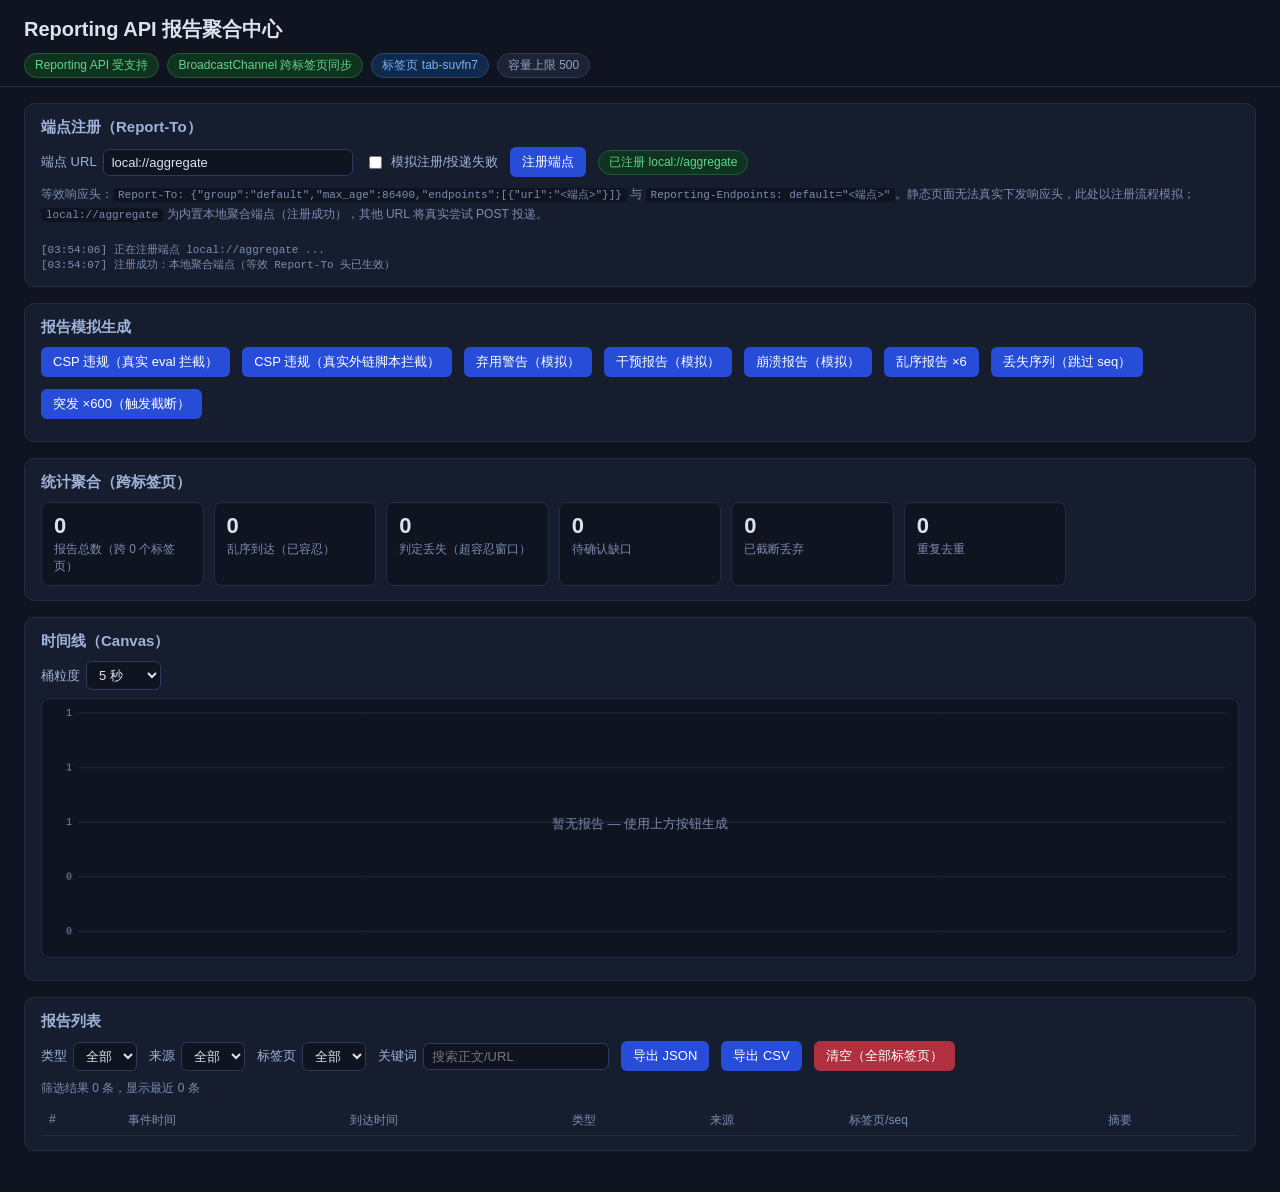
<file: index.html>
<!DOCTYPE html>
<html lang="zh-CN">
<head>
<meta charset="UTF-8">
<meta name="viewport" content="width=device-width, initial-scale=1.0">
<!-- CSP: 禁止 eval / inline script,用于真实触发 CSP 违规报告 -->
<meta http-equiv="Content-Security-Policy" content="script-src 'self'; object-src 'none'; base-uri 'none'; img-src 'self' data:;">
<title>Reporting API 报告聚合中心</title>
<link rel="stylesheet" href="css/style.css">
</head>
<body>
<header>
  <h1>Reporting API 报告聚合中心</h1>
  <div id="status-bar" class="chips"></div>
</header>

<div id="banner-area"></div>

<main>
  <section class="panel">
    <h2>端点注册（Report-To）</h2>
    <div class="row">
      <label>端点 URL
        <input id="endpoint-url" type="text" value="local://aggregate" size="28">
      </label>
      <label><input id="simulate-endpoint-failure" type="checkbox"> 模拟注册/投递失败</label>
      <button id="btn-register">注册端点</button>
      <span id="endpoint-status" class="chip chip-gray">未注册</span>
    </div>
    <div class="hint">
      等效响应头：<code>Report-To: {"group":"default","max_age":86400,"endpoints":[{"url":"&lt;端点&gt;"}]}</code>
      与 <code>Reporting-Endpoints: default="&lt;端点&gt;"</code>。静态页面无法真实下发响应头，此处以注册流程模拟；
      <code>local://aggregate</code> 为内置本地聚合端点（注册成功），其他 URL 将真实尝试 POST 投递。
    </div>
    <div id="delivery-log" class="log"></div>
  </section>

  <section class="panel">
    <h2>报告模拟生成</h2>
    <div class="row wrap">
      <button data-sim="csp-eval">CSP 违规（真实 eval 拦截）</button>
      <button data-sim="csp-resource">CSP 违规（真实外链脚本拦截）</button>
      <button data-sim="deprecation">弃用警告（模拟）</button>
      <button data-sim="intervention">干预报告（模拟）</button>
      <button data-sim="crash">崩溃报告（模拟）</button>
      <button data-sim="out-of-order">乱序报告 ×6</button>
      <button data-sim="loss">丢失序列（跳过 seq）</button>
      <button data-sim="burst">突发 ×600（触发截断）</button>
    </div>
    <div class="hint" id="sim-hint"></div>
  </section>

  <section class="panel">
    <h2>统计聚合（跨标签页）</h2>
    <div id="stats-cards" class="stats"></div>
  </section>

  <section class="panel">
    <h2>时间线（Canvas）</h2>
    <div class="row">
      <label>桶粒度
        <select id="bucket-size">
          <option value="1000">1 秒</option>
          <option value="5000" selected>5 秒</option>
          <option value="30000">30 秒</option>
          <option value="60000">1 分钟</option>
        </select>
      </label>
    </div>
    <div class="canvas-wrap">
      <canvas id="timeline"></canvas>
      <div id="timeline-tooltip" class="tooltip hidden"></div>
    </div>
    <div id="timeline-legend" class="legend"></div>
  </section>

  <section class="panel">
    <h2>报告列表</h2>
    <div class="row wrap filters">
      <label>类型
        <select id="filter-type">
          <option value="">全部</option>
        </select>
      </label>
      <label>来源
        <select id="filter-source">
          <option value="">全部</option>
        </select>
      </label>
      <label>标签页
        <select id="filter-tab">
          <option value="">全部</option>
        </select>
      </label>
      <label>关键词 <input id="filter-text" type="search" placeholder="搜索正文/URL"></label>
      <button id="btn-export-json">导出 JSON</button>
      <button id="btn-export-csv">导出 CSV</button>
      <button id="btn-clear" class="danger">清空（全部标签页）</button>
    </div>
    <div class="hint" id="table-summary"></div>
    <table id="report-table">
      <thead>
        <tr>
          <th>#</th><th>事件时间</th><th>到达时间</th><th>类型</th><th>来源</th>
          <th>标签页/seq</th><th>摘要</th>
        </tr>
      </thead>
      <tbody></tbody>
    </table>
  </section>
</main>

<script src="js/db.js"></script>
<script src="js/bus.js"></script>
<script src="js/store.js"></script>
<script src="js/collector.js"></script>
<script src="js/endpoint.js"></script>
<script src="js/simulator.js"></script>
<script src="js/timeline.js"></script>
<script src="js/app.js"></script>
</body>
</html>
</file>
<file: css/style.css>
* { box-sizing: border-box; }
body {
  margin: 0;
  font-family: "Segoe UI", "PingFang SC", "Microsoft YaHei", sans-serif;
  background: #0f1420;
  color: #dbe2f0;
}
header {
  padding: 16px 24px 8px;
  border-bottom: 1px solid #232c42;
}
h1 { font-size: 20px; margin: 0 0 10px; }
h2 { font-size: 15px; margin: 0 0 10px; color: #9fb3d9; }
main { padding: 16px 24px 40px; display: grid; gap: 16px; }
.panel {
  background: #161d2e;
  border: 1px solid #232c42;
  border-radius: 10px;
  padding: 14px 16px;
}
.row { display: flex; align-items: center; gap: 12px; margin-bottom: 8px; }
.row.wrap { flex-wrap: wrap; }
label { font-size: 13px; color: #9fb3d9; display: inline-flex; align-items: center; gap: 6px; }
input[type="text"], input[type="search"], select {
  background: #0f1420;
  border: 1px solid #2c3a5c;
  color: #dbe2f0;
  border-radius: 6px;
  padding: 5px 8px;
  font-size: 13px;
}
button {
  background: #274dd8;
  color: #fff;
  border: none;
  border-radius: 6px;
  padding: 6px 12px;
  font-size: 13px;
  cursor: pointer;
}
button:hover { background: #3560f0; }
button.danger { background: #b03040; }
button.danger:hover { background: #d04050; }
.hint { font-size: 12px; color: #7c8db0; line-height: 1.6; }
.hint code { background: #0f1420; padding: 1px 5px; border-radius: 4px; font-size: 11px; }
.chips { display: flex; flex-wrap: wrap; gap: 8px; }
.chip {
  font-size: 12px;
  padding: 3px 10px;
  border-radius: 999px;
  border: 1px solid transparent;
}
.chip-green { background: #10331f; color: #5fd68a; border-color: #1f5c37; }
.chip-red { background: #3a1520; color: #ff7d90; border-color: #6e2434; }
.chip-yellow { background: #3a2f10; color: #f0c75e; border-color: #6e5a1f; }
.chip-gray { background: #1c2334; color: #8fa0c0; border-color: #2c3a5c; }
.chip-blue { background: #12294a; color: #6fb3ff; border-color: #1f4a7c; }
.banner {
  margin: 12px 24px 0;
  padding: 10px 14px;
  border-radius: 8px;
  font-size: 13px;
  display: flex;
  align-items: center;
  gap: 10px;
}
.banner-warn { background: #3a2f10; color: #f0c75e; border: 1px solid #6e5a1f; }
.banner-error { background: #3a1520; color: #ff7d90; border: 1px solid #6e2434; }
.banner-info { background: #12294a; color: #6fb3ff; border: 1px solid #1f4a7c; }
.banner button { padding: 3px 10px; font-size: 12px; }
.stats { display: grid; grid-template-columns: repeat(auto-fill, minmax(150px, 1fr)); gap: 10px; }
.stat-card {
  background: #0f1420;
  border: 1px solid #232c42;
  border-radius: 8px;
  padding: 10px 12px;
}
.stat-card .num { font-size: 22px; font-weight: 600; }
.stat-card .label { font-size: 12px; color: #7c8db0; margin-top: 2px; }
.log {
  font-family: ui-monospace, Consolas, monospace;
  font-size: 11px;
  color: #7c8db0;
  max-height: 90px;
  overflow-y: auto;
  margin-top: 6px;
  white-space: pre-wrap;
}
.canvas-wrap { position: relative; }
canvas#timeline {
  width: 100%;
  height: 260px;
  background: #0f1420;
  border: 1px solid #232c42;
  border-radius: 8px;
  display: block;
}
.tooltip {
  position: absolute;
  pointer-events: none;
  background: #1c2334;
  border: 1px solid #2c3a5c;
  border-radius: 6px;
  padding: 6px 10px;
  font-size: 12px;
  white-space: pre;
  z-index: 5;
}
.hidden { display: none; }
.legend { display: flex; flex-wrap: wrap; gap: 14px; margin-top: 8px; font-size: 12px; color: #9fb3d9; }
.legend .swatch { display: inline-block; width: 10px; height: 10px; border-radius: 2px; margin-right: 5px; }
table { width: 100%; border-collapse: collapse; font-size: 12px; margin-top: 8px; }
th, td { text-align: left; padding: 6px 8px; border-bottom: 1px solid #232c42; vertical-align: top; }
th { color: #7c8db0; font-weight: 500; position: sticky; top: 0; background: #161d2e; }
td.mono { font-family: ui-monospace, Consolas, monospace; font-size: 11px; }
tr.row-late td { color: #f0c75e; }
.tag {
  display: inline-block;
  padding: 1px 7px;
  border-radius: 999px;
  font-size: 11px;
  color: #fff;
}
.summary-cell { max-width: 420px; word-break: break-all; color: #9fb3d9; }
</file>
